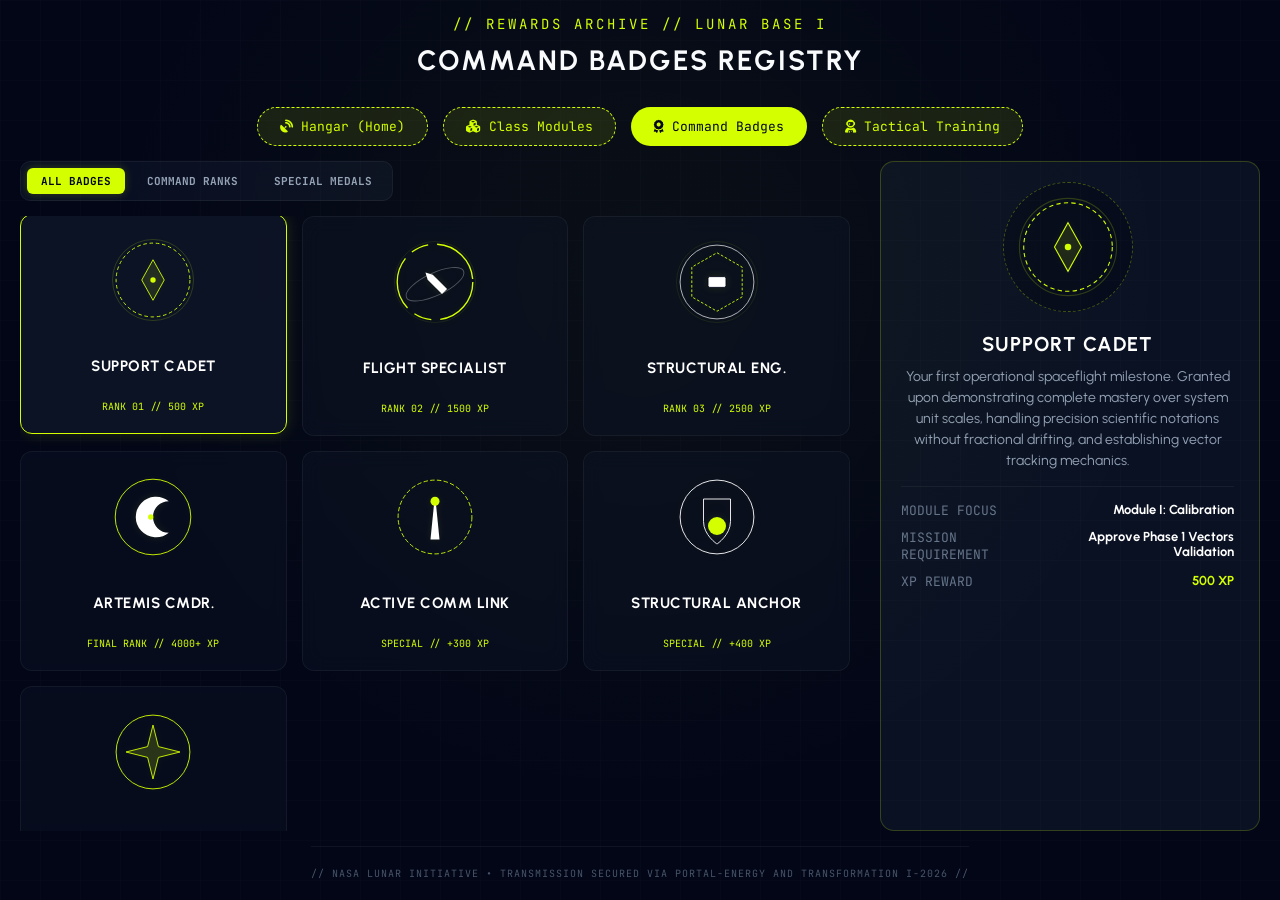
<file: badges.html>
<!DOCTYPE html>
<html lang="en">
<head>
    <meta charset="UTF-8">
    <meta name="viewport" content="width=device-width, initial-scale=1.0">
    <title>Energy and Transformation I - Command Badges</title>
    <link rel="preconnect" href="https://fonts.googleapis.com">
    <link rel="preconnect" href="https://fonts.gstatic.com" crossorigin>
    <link href="https://fonts.googleapis.com/css2?family=Urbanist:wght@400;500;700&family=JetBrains+Mono:wght@400;700&display=swap" rel="stylesheet">
    <link rel="stylesheet" href="https://cdnjs.cloudflare.com/ajax/libs/font-awesome/6.5.1/css/all.min.css">
    <link rel="stylesheet" href="style.css">
    <style>
        /* VIEWPORT CONFIGURATION TO PREVENT DEVIATIONS ON DESKTOP SCREENS */
        html, body {
            margin: 0;
            padding: 0;
            height: 100vh;
            overflow: hidden; /* Prevents global scroll on the page */
            background-color: #020617;
            color: #f8fafc;
            font-family: 'Urbanist', sans-serif;
            display: flex;
            flex-direction: column;
        }

        /* Mission Header Styles */
        .header {
            text-align: center;
            padding-top: 15px;
            margin-bottom: 10px;
            flex-shrink: 0; /* Prevents the header from collapsing */
        }
        .header h1 {
            margin: 0;
            font-size: 28px;
            text-transform: uppercase;
            letter-spacing: 2px;
        }

        /* Consistent Navigation Bar */
        .navbar {
            display: flex;
            gap: 15px;
            justify-content: center;
            margin-bottom: 15px;
            z-index: 10;
            flex-shrink: 0;
        }

        /* MAIN CONTAINER FITTED TO THE HEIGHT OF THE VIEWPORT */
        .showcase-container {
            display: grid;
            grid-template-columns: 1fr 380px; /* Locked columns: Left grid remains flexible, Right panel stays fixed at 380px */
            gap: 20px;
            width: 100%;
            max-width: 1400px;
            margin: 0 auto;
            flex: 1;
            min-height: 0; /* Allows child containers to scroll internally */
            padding: 0 20px 15px 20px;
            box-sizing: border-box;
        }

        /* LEFT GRID SECTION */
        .grid-section {
            display: flex;
            flex-direction: column;
            min-height: 0; /* Required for internal scrolling */
        }

        /* Filter Bar */
        .filter-bar {
            display: flex;
            gap: 8px;
            margin-bottom: 15px;
            background: rgba(15, 23, 42, 0.6);
            padding: 6px;
            border-radius: 10px;
            border: 1px solid rgba(255, 255, 255, 0.05);
            width: fit-content;
            flex-shrink: 0;
        }

        .filter-btn {
            background: transparent;
            border: none;
            color: #94a3b8;
            padding: 6px 14px;
            font-family: 'JetBrains Mono', monospace;
            font-size: 11px;
            font-weight: bold;
            text-transform: uppercase;
            cursor: pointer;
            border-radius: 6px;
            transition: all 0.2s ease;
        }

        .filter-btn:hover { color: #f8fafc; }
        .filter-btn.active {
            background: #d4ff00;
            color: #020617;
            box-shadow: 0 0 10px rgba(212, 255, 0, 0.2);
        }

        /* GRID WITH AUTOMATIC SCROLL */
        .badge-grid {
            display: grid;
            grid-template-columns: repeat(3, 1fr); /* Enlisted in exactly three columns for a neat structural display */
            gap: 15px;
            overflow-y: auto; /* Exclusive scroll for cards */
            padding-right: 10px;
            flex: 1;
            align-content: start;
        }

        /* Custom futuristic scrollbar */
        .badge-grid::-webkit-scrollbar, .panel-scroll::-webkit-scrollbar {
            width: 6px;
        }
        .badge-grid::-webkit-scrollbar-thumb, .panel-scroll::-webkit-scrollbar-thumb {
            background: rgba(212, 255, 0, 0.3);
            border-radius: 4px;
        }
        .badge-grid::-webkit-scrollbar-track, .panel-scroll::-webkit-scrollbar-track {
            background: rgba(255, 255, 255, 0.01);
        }

        /* Badge Card */
        .badge-card {
            background: rgba(15, 23, 42, 0.4);
            border: 1px solid rgba(255, 255, 255, 0.05);
            border-radius: 12px;
            padding: 20px 10px;
            text-align: center;
            cursor: pointer;
            transition: all 0.2s ease;
            box-sizing: border-box;
            display: flex;
            flex-direction: column;
            justify-content: space-between;
            height: 220px; /* Fixed height to preserve structure */
        }

        .badge-card:hover, .badge-card.selected {
            background: rgba(15, 23, 42, 0.8);
            border-color: #d4ff00;
            transform: translateY(-2px);
        }

        .badge-card.selected {
            box-shadow: 0 0 15px rgba(212, 255, 0, 0.15);
        }

        .badge-icon-wrapper {
            width: 90px;
            height: 90px;
            margin: 0 auto 10px auto;
            flex-shrink: 0;
        }

        .badge-svg {
            width: 100%;
            height: 100%;
            filter: drop-shadow(0 0 4px rgba(212, 255, 0, 0.1));
        }

        .badge-card h3 {
            font-size: 15px;
            font-weight: 700;
            margin: 0 0 4px 0;
            color: #ffffff;
            text-transform: uppercase;
            letter-spacing: 0.5px;
        }

        .badge-card .badge-type {
            font-family: 'JetBrains Mono', monospace;
            font-size: 10px;
            color: #d4ff00;
            text-transform: uppercase;
        }

        /* RIGHT PANEL DETAILS */
        .details-panel {
            background: rgba(15, 23, 42, 0.7);
            border: 1px solid rgba(212, 255, 0, 0.2);
            border-radius: 14px;
            padding: 20px;
            display: flex;
            flex-direction: column;
            align-items: center;
            min-height: 0; /* Allows scroll if layout space is tight */
            box-sizing: border-box;
        }

        .panel-scroll {
            width: 100%;
            overflow-y: auto;
            display: flex;
            flex-direction: column;
            align-items: center;
            padding-right: 5px;
            flex: 1;
        }

        .details-panel .badge-large-wrapper {
            width: 130px;
            height: 130px;
            background: rgba(2, 6, 23, 0.5);
            border-radius: 50%;
            padding: 10px;
            border: 1px dashed rgba(212, 255, 0, 0.3);
            display: flex;
            align-items: center;
            justify-content: center;
            margin-bottom: 15px;
            flex-shrink: 0;
        }

        .details-panel h2 {
            font-size: 20px;
            text-transform: uppercase;
            margin: 5px 0 10px 0;
            letter-spacing: 1px;
            color: #ffffff;
            text-align: center;
        }

        .details-panel .desc {
            font-size: 14px;
            color: #94a3b8;
            line-height: 1.5;
            margin: 0 0 15px 0;
            border-bottom: 1px solid rgba(255, 255, 255, 0.05);
            padding-bottom: 15px;
            text-align: center;
            width: 100%;
        }

        .metric-row {
            display: flex;
            justify-content: space-between;
            width: 100%;
            margin-bottom: 10px;
            font-size: 13px;
        }

        .metric-row span:first-child {
            color: #64748b;
            text-transform: uppercase;
            font-family: 'JetBrains Mono', monospace;
        }

        .metric-row span:last-child {
            color: #ffffff;
            font-weight: bold;
            text-align: right;
            padding-left: 10px;
        }

        /* COMPACT FOOT PAGER */
        .footer {
            border-top: 1px solid rgba(255, 255, 255, 0.05);
            text-align: center;
            padding: 10px 0;
            font-family: 'JetBrains Mono', monospace;
            font-size: 10px;
            color: #475569;
            letter-spacing: 1px;
            background: #020617;
            flex-shrink: 0;
        }

        /* Responsive Layout adjustments for smaller screen heights and mobile */
        @media (max-width: 968px) {
            html, body { overflow: auto; height: auto; }
            .showcase-container { grid-template-columns: 1fr; height: auto; }
            .badge-grid { grid-template-columns: repeat(2, 1fr); overflow-y: visible; }
        }
        @media (max-width: 580px) {
            .badge-grid { grid-template-columns: 1fr; }
        }
    </style>
</head>
<body>

    <!-- HEADINGS -->
    <div class="header">
        <p class="mono">// REWARDS ARCHIVE // LUNAR BASE I</p>
        <h1>Command Badges Registry</h1>
    </div>

    <!-- NAVIGATION BAR -->
    <nav class="navbar">
        <a href="index.html" class="nav-link-btn">
            <i class="fa-solid fa-satellite-dish"></i> Hangar (Home)
        </a>
        <a href="modules.html" class="nav-link-btn">
            <i class="fa-solid fa-cubes"></i> Class Modules
        </a>
        <a href="badges.html" class="nav-link-btn" style="background: #d4ff00; color: #020617;">
            <i class="fa-solid fa-award"></i> Command Badges
        </a>
        <a href="excercises.html" class="nav-link-btn">
            <i class="fa-solid fa-user-astronaut"></i> Tactical Training
        </a>
    </nav>

    <!-- MAIN GRID LAYOUT -->
    <div class="showcase-container">
        
        <!-- LEFT SECTION: FILTERS AND CARD SELECTION -->
        <div class="grid-section">
            <div class="filter-bar">
                <button class="filter-btn active" onclick="filterBadges('all', this)">All Badges</button>
                <button class="filter-btn" onclick="filterBadges('core', this)">Command Ranks</button>
                <button class="filter-btn" onclick="filterBadges('special', this)">Special Medals</button>
            </div>

            <div class="badge-grid" id="badge-grid">
                <!-- BADGE 1: CADET -->
                <div class="badge-card selected" data-type="core" id="card-cadet" onclick="selectBadge('cadet')">
                    <div class="badge-icon-wrapper">
                        <svg class="badge-svg" viewBox="0 0 200 200" fill="none">
                            <circle cx="100" cy="100" r="90" stroke="rgba(212, 255, 0, 0.2)" stroke-width="2" />
                            <circle cx="100" cy="100" r="82" stroke="#d4ff00" stroke-width="2" stroke-dasharray="8 6" />
                            <path d="M 100 55 L 125 100 L 100 145 L 75 100 Z" fill="rgba(212, 255, 0, 0.1)" stroke="#d4ff00" stroke-width="2" />
                            <circle cx="100" cy="100" r="6" fill="#d4ff00" />
                        </svg>
                    </div>
                    <h3>Support Cadet</h3>
                    <span class="badge-type">Rank 01 // 500 XP</span>
                </div>

                <!-- BADGE 2: SPECIALIST -->
                <div class="badge-card" data-type="core" id="card-specialist" onclick="selectBadge('specialist')">
                    <div class="badge-icon-wrapper">
                        <svg class="badge-svg" viewBox="0 0 200 200" fill="none">
                            <circle cx="100" cy="100" r="90" stroke="rgba(212, 255, 0, 0.2)" stroke-width="1" />
                            <circle cx="100" cy="100" r="84" stroke="#d4ff00" stroke-width="3" stroke-dasharray="120 20 40 20" />
                            <ellipse cx="100" cy="105" rx="70" ry="25" stroke="rgba(255, 255, 255, 0.3)" stroke-width="2" transform="rotate(-25 100 105)" />
                            <g transform="translate(100,100) rotate(-45) translate(-100,-100)">
                                <path d="M 92 130 L 92 85 L 100 70 L 108 85 L 108 130 Z" fill="#ffffff" />
                            </g>
                        </svg>
                    </div>
                    <h3>Flight Specialist</h3>
                    <span class="badge-type">Rank 02 // 1500 XP</span>
                </div>

                <!-- BADGE 3: ENGINEER -->
                <div class="badge-card" data-type="core" id="card-engineer" onclick="selectBadge('engineer')">
                    <div class="badge-icon-wrapper">
                        <svg class="badge-svg" viewBox="0 0 200 200" fill="none">
                            <circle cx="100" cy="100" r="90" stroke="rgba(212, 255, 0, 0.2)" stroke-width="1" />
                            <circle cx="100" cy="100" r="82" stroke="#ffffff" stroke-width="1.5" />
                            <path d="M 100 35 L 156 67 L 156 133 L 100 165 L 44 133 L 44 67 Z" stroke="#d4ff00" stroke-width="2" stroke-dasharray="6 4" />
                            <rect x="80" y="88" width="40" height="24" rx="4" fill="#ffffff" stroke="#020617" stroke-width="2" />
                        </svg>
                    </div>
                    <h3>Structural Eng.</h3>
                    <span class="badge-type">Rank 03 // 2500 XP</span>
                </div>

                <!-- BADGE 4: COMMANDER -->
                <div class="badge-card" data-type="core" id="card-commander" onclick="selectBadge('commander')">
                    <div class="badge-icon-wrapper">
                        <svg class="badge-svg" viewBox="0 0 200 200" fill="none">
                            <circle cx="100" cy="100" r="84" stroke="#d4ff00" stroke-width="2" />
                            <path d="M 135 65 A 45 45 0 1 0 135 135 A 35 35 0 1 1 135 65 Z" fill="#ffffff" />
                            <circle cx="95" cy="100" r="6" fill="#d4ff00" />
                        </svg>
                    </div>
                    <h3>Artemis Cmdr.</h3>
                    <span class="badge-type">Final Rank // 4000+ XP</span>
                </div>

                <!-- BADGE 5: COMM LINK -->
                <div class="badge-card" data-type="special" id="card-comm" onclick="selectBadge('comm')">
                    <div class="badge-icon-wrapper">
                        <svg class="badge-svg" viewBox="0 0 200 200" fill="none">
                            <circle cx="100" cy="100" r="82" stroke="#d4ff00" stroke-width="2" stroke-dasharray="10 5" />
                            <polygon points="90,150 110,150 102,70 98,70" fill="#ffffff" />
                            <circle cx="100" cy="65" r="10" fill="#d4ff00" />
                        </svg>
                    </div>
                    <h3>Active Comm Link</h3>
                    <span class="badge-type">Special // +300 XP</span>
                </div>

                <!-- BADGE 6: ANCHOR -->
                <div class="badge-card" data-type="special" id="card-anchor" onclick="selectBadge('anchor')">
                    <div class="badge-icon-wrapper">
                        <svg class="badge-svg" viewBox="0 0 200 200" fill="none">
                            <circle cx="100" cy="100" r="82" stroke="#ffffff" stroke-width="2" />
                            <path d="M 70 60 L 130 60 L 130 110 C 130 140 100 160 100 160 C 100 160 70 140 70 110 Z" stroke="#ffffff" stroke-width="2" />
                            <ellipse cx="100" cy="120" rx="20" ry="20" fill="#d4ff00" />
                        </svg>
                    </div>
                    <h3>Structural Anchor</h3>
                    <span class="badge-type">Special // +400 XP</span>
                </div>

                <!-- BADGE 7: NAVIGATOR -->
                <div class="badge-card" data-type="special" id="card-navigator" onclick="selectBadge('navigator')">
                    <div class="badge-icon-wrapper">
                        <svg class="badge-svg" viewBox="0 0 200 200" fill="none">
                            <circle cx="100" cy="100" r="82" stroke="#d4ff00" stroke-width="2" />
                            <path d="M 100 40 L 112 88 L 160 100 L 112 112 L 100 160 L 88 112 L 40 100 L 88 88 Z" fill="rgba(212, 255, 0, 0.15)" stroke="#d4ff00" stroke-width="2" />
                        </svg>
                    </div>
                    <h3>Apex Navigator</h3>
                    <span class="badge-type">Special // +500 XP</span>
                </div>
            </div>
        </div>

        <!-- RIGHT SECTION: DETAIL INSPECTOR PANEL -->
        <div class="details-panel">
            <div class="panel-scroll">
                <div class="badge-large-wrapper" id="detail-svg-container">
                    <!-- Dynamic SVG content renders here -->
                </div>
                <h2 id="detail-title">Support Cadet</h2>
                <p class="desc" id="detail-desc">Loading parameters...</p>
                
                <div class="metric-row">
                    <span>Module Focus</span>
                    <span id="detail-mod">-</span>
                </div>
                <div class="metric-row">
                    <span>Mission Requirement</span>
                    <span id="detail-req">-</span>
                </div>
                <div class="metric-row">
                    <span>XP Reward</span>
                    <span id="detail-xp" style="color: #d4ff00;">-</span>
                </div>
            </div>
        </div>

    </div>

    <!-- FOOTER -->
    <footer class="footer">
        <p>// NASA LUNAR INITIATIVE • TRANSMISSION SECURED VIA PORTAL-ENERGY AND TRANSFORMATION I-2026 //</p>
    </footer>

    <script>
        /* Badge Database containing detailed narrative descriptions */
        const badgesData = {
            cadet: {
                title: "Support Cadet",
                desc: "Your first operational spaceflight milestone. Granted upon demonstrating complete mastery over system unit scales, handling precision scientific notations without fractional drifting, and establishing vector tracking mechanics.",
                mod: "Module I: Calibration",
                req: "Approve Phase 1 Vectors Validation",
                xp: "500 XP",
                svg: `<svg viewBox="0 0 200 200" fill="none" class="badge-svg">
                        <circle cx="100" cy="100" r="90" stroke="rgba(212, 255, 0, 0.2)" stroke-width="2" />
                        <circle cx="100" cy="100" r="82" stroke="#d4ff00" stroke-width="2" stroke-dasharray="8 6" />
                        <path d="M 100 55 L 125 100 L 100 145 L 75 100 Z" fill="rgba(212, 255, 0, 0.1)" stroke="#d4ff00" stroke-width="2" />
                        <circle cx="100" cy="100" r="6" fill="#d4ff00" />
                      </svg>`
            },
            specialist: {
                title: "Flight Specialist",
                desc: "Unlocked by demonstrating complete mastery of Uniformly Accelerated Rectilinear Motion (UARM) and mapping pristine horizontal rocket drops in the lunar vacuum.",
                mod: "Module II: Trajectory",
                req: "Map Pristine Landing Sequences",
                xp: "1,500 XP",
                svg: `<svg viewBox="0 0 200 200" fill="none" class="badge-svg">
                        <circle cx="100" cy="100" r="90" stroke="rgba(212, 255, 0, 0.2)" stroke-width="1" />
                        <circle cx="100" cy="100" r="84" stroke="#d4ff00" stroke-width="3" stroke-dasharray="120 20 40 20" />
                        <ellipse cx="100" cy="105" rx="70" ry="25" stroke="rgba(255, 255, 255, 0.3)" stroke-width="2" transform="rotate(-25 100 105)" />
                        <g transform="translate(100,100) rotate(-45) translate(-100,-100)">
                            <path d="M 92 130 L 92 85 L 100 70 L 108 85 L 108 130 Z" fill="#ffffff" />
                        </g>
                      </svg>`
            },
            engineer: {
                title: "Structural Engineer",
                desc: "Earned for solving structural static equilibrium. Cadets must construct absolute net-zero concurrent force models (Free Body Diagrams) to secure modular airlocks against sudden environmental decompression.",
                mod: "Module III: Deploy",
                req: "Master Net-Zero Force Balances",
                xp: "2,500 XP",
                svg: `<svg viewBox="0 0 200 200" fill="none" class="badge-svg">
                        <circle cx="100" cy="100" r="90" stroke="rgba(212, 255, 0, 0.2)" stroke-width="1" />
                        <circle cx="100" cy="100" r="82" stroke="#ffffff" stroke-width="1.5" />
                        <path d="M 100 35 L 156 67 L 156 133 L 100 165 L 44 133 L 44 67 Z" stroke="#d4ff00" stroke-width="2" stroke-dasharray="6 4" />
                        <rect x="80" y="88" width="40" height="24" rx="4" fill="#ffffff" stroke="#020617" stroke-width="2" />
                      </svg>`
            },
            commander: {
                title: "Artemis Commander",
                desc: "The premier elite technical honor. Reserved only for advanced officers executing comprehensive kinetic energy distribution, mechanical optimization, and lunar solar power preservation loop computations.",
                mod: "Module IV: Energy Resources",
                req: "Authorize Energy Integration Projects",
                xp: "4,000+ XP",
                svg: `<svg viewBox="0 0 200 200" fill="none" class="badge-svg">
                        <circle cx="100" cy="100" r="84" stroke="#d4ff00" stroke-width="2" />
                        <path d="M 135 65 A 45 45 0 1 0 135 135 A 35 35 0 1 1 135 65 Z" fill="#ffffff" />
                        <circle cx="95" cy="100" r="6" fill="#d4ff00" />
                      </svg>`
            },
            comm: {
                title: "Active Comm Link",
                desc: "Awarded for tactical collaboration and teamwork. Achieved by actively explaining difficult physics concepts on crew forums and guiding crewmates through calculation blocks.",
                mod: "Transversal Track",
                req: "Consistent Forum & Class Synergy",
                xp: "+300 XP",
                svg: `<svg viewBox="0 0 200 200" fill="none" class="badge-svg">
                        <circle cx="100" cy="100" r="82" stroke="#d4ff00" stroke-width="2" stroke-dasharray="10 5" />
                        <polygon points="90,150 110,150 102,70 98,70" fill="#ffffff" />
                        <circle cx="100" cy="65" r="10" fill="#d4ff00" />
                      </svg>`
            },
            anchor: {
                title: "Structural Anchor",
                desc: "Acquired through logging and schedule discipline. Granted to cadets who maintain flawless punctuality in submitting mission logs, lab deliverables, and course projects.",
                mod: "Transversal Track",
                req: "100% On-Time Log Submissions",
                xp: "+400 XP",
                svg: `<svg viewBox="0 0 200 200" fill="none" class="badge-svg">
                        <circle cx="100" cy="100" r="82" stroke="#ffffff" stroke-width="2" />
                        <path d="M 70 60 L 130 60 L 130 110 C 130 140 100 160 100 160 C 100 160 70 140 70 110 Z" stroke="#ffffff" stroke-width="2" />
                        <ellipse cx="100" cy="120" rx="20" ry="20" fill="#d4ff00" />
                      </svg>`
            },
            navigator: {
                title: "Apex Navigator",
                desc: "Reserved for theoretical and practical excellence. Awarded for achieving perfect scores on individual tactical assessment missions under high pressure simulated runs.",
                mod: "Transversal Track",
                req: "Achieve Perfect Assessment Scores",
                xp: "+500 XP",
                svg: `<svg viewBox="0 0 200 200" fill="none" class="badge-svg">
                        <circle cx="100" cy="100" r="82" stroke="#d4ff00" stroke-width="2" />
                        <path d="M 100 40 L 112 88 L 160 100 L 112 112 L 100 160 L 88 112 L 40 100 L 88 88 Z" fill="rgba(212, 255, 0, 0.15)" stroke="#d4ff00" stroke-width="2" />
                      </svg>`
            }
        };

        // Handles rendering the right-side informational metrics layout
        function selectBadge(key) {
            // Remove highlighted borders on non-selected elements
            document.querySelectorAll('.badge-card').forEach(card => card.classList.remove('selected'));
            
            // Apply selected visual classes to target node elements
            const targetedCard = document.getElementById(`card-${key}`);
            if (targetedCard) targetedCard.classList.add('selected');

            // Render details from mapped database object
            const data = badgesData[key];
            if (data) {
                document.getElementById('detail-svg-container').innerHTML = data.svg;
                document.getElementById('detail-title').innerText = data.title;
                document.getElementById('detail-desc').innerText = data.desc;
                document.getElementById('detail-mod').innerText = data.mod;
                document.getElementById('detail-req').innerText = data.req;
                document.getElementById('detail-xp').innerText = data.xp;
            }
        }

        // Handles navigation/filtering rules beautifully
        function filterBadges(type, button) {
            // Highlight current target button node elements
            document.querySelectorAll('.filter-btn').forEach(btn => btn.classList.remove('active'));
            button.classList.add('active');

            let visibleBadges = [];

            // Execute filters mapping
            document.querySelectorAll('.badge-card').forEach(card => {
                const cardType = card.getAttribute('data-type');
                if (type === 'all' || cardType === type) {
                    // Restores CSS grid layout spacing without using generic 'block' collapses
                    card.style.display = ''; 
                    visibleBadges.push(card.id.replace('card-', ''));
                } else {
                    card.style.display = 'none';
                }
            });

            // Automatically focus the first visible card in the filtered selection
            if (visibleBadges.length > 0) {
                selectBadge(visibleBadges[0]);
            }
        }

        // Initialize script parameters on window load
        window.onload = function() {
            selectBadge('cadet');
        }
    </script>
</body>
</html>
</file>
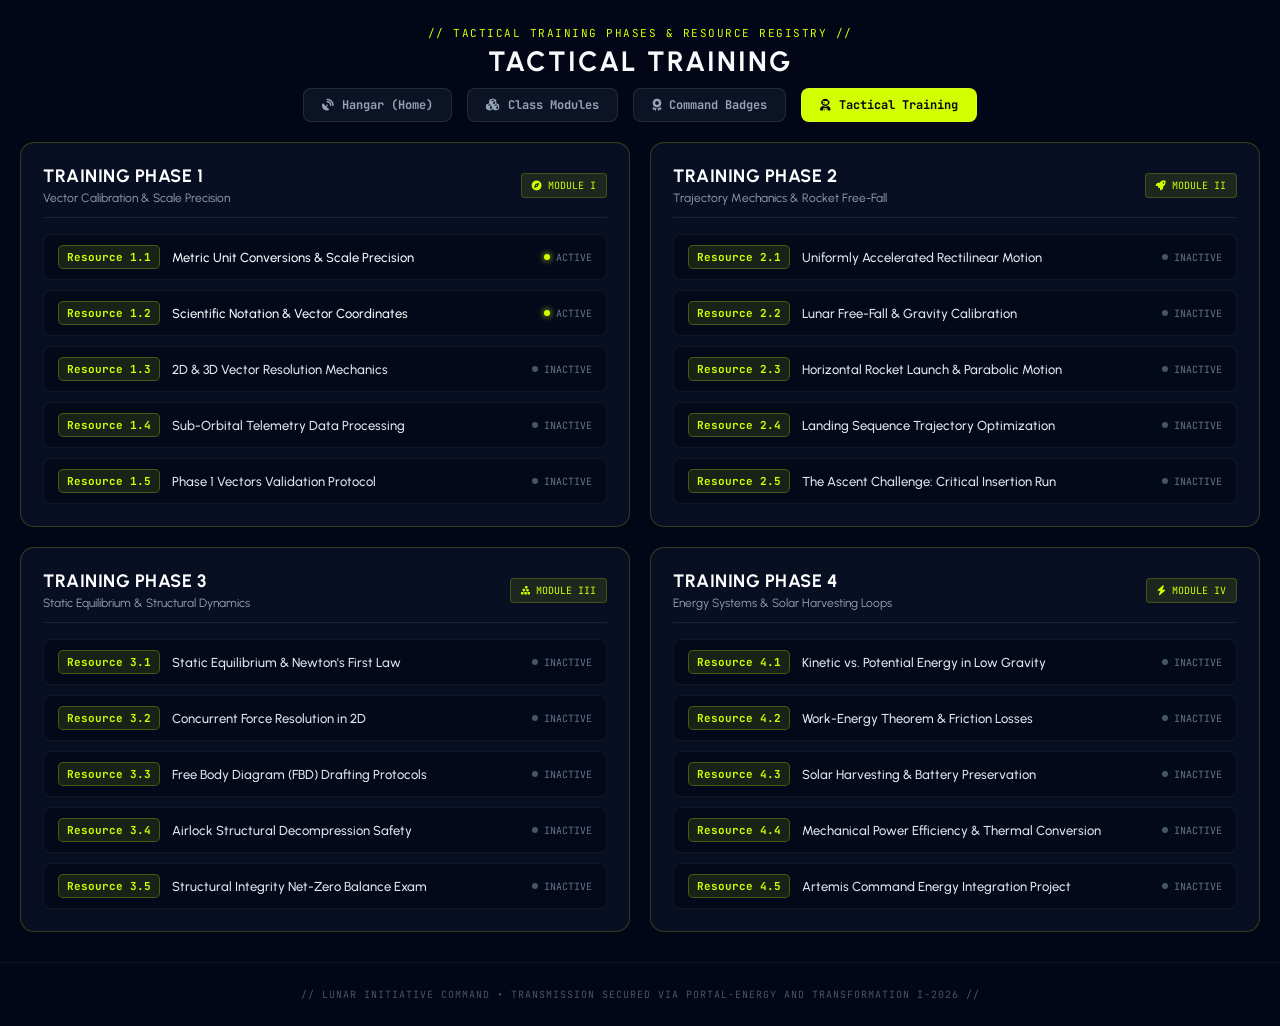
<file: excercises.html>
<!DOCTYPE html>
<html lang="en">
<head>
    <meta charset="UTF-8">
    <meta name="viewport" content="width=device-width, initial-scale=1.0">
    <title>Energy and Transformation I - Tactical Training</title>
    <link rel="preconnect" href="https://fonts.googleapis.com">
    <link rel="preconnect" href="https://fonts.gstatic.com" crossorigin>
    <link href="https://fonts.googleapis.com/css2?family=Urbanist:wght@400;500;700&family=JetBrains+Mono:wght@400;700&display=swap" rel="stylesheet">
    <link rel="stylesheet" href="https://cdnjs.cloudflare.com/ajax/libs/font-awesome/6.5.1/css/all.min.css">
    
    <style>
        html, body {
            margin: 0;
            padding: 0;
            min-height: 100vh;
            background-color: #020617;
            color: #f8fafc;
            font-family: 'Urbanist', sans-serif;
            display: flex;
            flex-direction: column;
        }

        .header {
            text-align: center;
            padding-top: 15px;
            margin-bottom: 10px;
            flex-shrink: 0;
        }

        .header h1 {
            margin: 0;
            font-size: 28px;
            text-transform: uppercase;
            letter-spacing: 2px;
        }

        .mono {
            font-family: 'JetBrains Mono', monospace;
            font-size: 11px;
            color: #d4ff00;
            letter-spacing: 1.5px;
            margin-bottom: 4px;
        }

        .navbar {
            display: flex;
            gap: 15px;
            justify-content: center;
            margin-bottom: 20px;
            z-index: 10;
            flex-shrink: 0;
            flex-wrap: wrap;
        }

        .nav-link-btn {
            background: rgba(15, 23, 42, 0.8);
            border: 1px solid rgba(255, 255, 255, 0.1);
            color: #94a3b8;
            padding: 8px 18px;
            border-radius: 8px;
            text-decoration: none;
            font-family: 'JetBrains Mono', monospace;
            font-size: 12px;
            font-weight: 700;
            display: flex;
            align-items: center;
            gap: 8px;
            transition: all 0.2s ease;
        }

        .nav-link-btn:hover {
            color: #f8fafc;
            border-color: #d4ff00;
            transform: translateY(-2px);
        }

        .main-container {
            max-width: 1300px;
            width: 100%;
            margin: 0 auto;
            padding: 0 20px 30px 20px;
            box-sizing: border-box;
            flex: 1;
        }

        /* GRID FOR TACTICAL PHASE CARDS */
        .grid-layout {
            display: grid;
            grid-template-columns: repeat(2, 1fr);
            gap: 20px;
        }

        .phase-card {
            background: rgba(15, 23, 42, 0.6);
            border: 1px solid rgba(212, 255, 0, 0.2);
            border-radius: 14px;
            padding: 22px;
            box-sizing: border-box;
            display: flex;
            flex-direction: column;
            gap: 16px;
            transition: border-color 0.2s ease, transform 0.2s ease;
        }

        .phase-card:hover {
            border-color: rgba(212, 255, 0, 0.4);
            transform: translateY(-2px);
        }

        .phase-card-header {
            display: flex;
            justify-content: space-between;
            align-items: center;
            border-bottom: 1px solid rgba(255, 255, 255, 0.08);
            padding-bottom: 12px;
        }

        .phase-title-group h3 {
            margin: 0;
            font-size: 18px;
            text-transform: uppercase;
            color: #ffffff;
            letter-spacing: 0.5px;
        }

        .phase-title-group p {
            margin: 4px 0 0 0;
            font-size: 12px;
            color: #94a3b8;
        }

        .module-badge-tag {
            font-family: 'JetBrains Mono', monospace;
            font-size: 10px;
            color: #d4ff00;
            background: rgba(212, 255, 0, 0.1);
            padding: 5px 10px;
            border-radius: 4px;
            border: 1px solid rgba(212, 255, 0, 0.2);
            white-space: nowrap;
        }

        /* RESOURCE LIST ENLISTMENT STYLES */
        .resource-enlistment {
            display: flex;
            flex-direction: column;
            gap: 10px;
        }

        .resource-row {
            background: rgba(2, 6, 23, 0.6);
            border: 1px solid rgba(255, 255, 255, 0.05);
            border-radius: 8px;
            padding: 10px 14px;
            display: flex;
            align-items: center;
            justify-content: space-between;
            gap: 12px;
            transition: all 0.2s ease;
        }

        .resource-row:hover {
            border-color: rgba(212, 255, 0, 0.3);
            background: rgba(15, 23, 42, 0.8);
            transform: translateX(4px);
        }

        .resource-left {
            display: flex;
            align-items: center;
            gap: 12px;
            flex: 1;
            min-width: 0;
        }

        .res-code-badge {
            font-family: 'JetBrains Mono', monospace;
            font-size: 11px;
            font-weight: 700;
            color: #d4ff00;
            background: rgba(212, 255, 0, 0.1);
            border: 1px solid rgba(212, 255, 0, 0.25);
            padding: 4px 8px;
            border-radius: 5px;
            white-space: nowrap;
        }

        .res-name {
            font-size: 13px;
            color: #e2e8f0;
            font-weight: 500;
            white-space: nowrap;
            overflow: hidden;
            text-overflow: ellipsis;
        }

        .res-status-tag {
            font-family: 'JetBrains Mono', monospace;
            font-size: 10px;
            color: #64748b;
            text-transform: uppercase;
            display: flex;
            align-items: center;
            gap: 6px;
        }

        .status-dot {
            width: 6px;
            height: 6px;
            border-radius: 50%;
            background-color: #d4ff00;
            box-shadow: 0 0 6px #d4ff00;
        }

        .status-dot.inactive {
            background-color: #475569;
            box-shadow: none;
        }

        .footer {
            border-top: 1px solid rgba(255, 255, 255, 0.05);
            text-align: center;
            padding: 15px 0;
            font-family: 'JetBrains Mono', monospace;
            font-size: 10px;
            color: #475569;
            letter-spacing: 1px;
            background: #020617;
            flex-shrink: 0;
        }

        @media (max-width: 850px) {
            .grid-layout { grid-template-columns: 1fr; }
        }
    </style>
</head>
<body>

    <div class="header">
        <p class="mono">// TACTICAL TRAINING PHASES & RESOURCE REGISTRY //</p>
        <h1>Tactical Training</h1>
    </div>

    <nav class="navbar">
        <a href="index.html" class="nav-link-btn">
            <i class="fa-solid fa-satellite-dish"></i> Hangar (Home)
        </a>
        <a href="modules.html" class="nav-link-btn">
            <i class="fa-solid fa-cubes"></i> Class Modules
        </a>
        <a href="badges.html" class="nav-link-btn">
            <i class="fa-solid fa-award"></i> Command Badges
        </a>
        <a href="excercises.html" class="nav-link-btn" style="background: #d4ff00; color: #020617;">
            <i class="fa-solid fa-user-astronaut"></i> Tactical Training
        </a>
    </nav>

    <div class="main-container">
        <div class="grid-layout">

            <!-- TRAINING PHASE 1: MODULE I -->
            <div class="phase-card">
                <div class="phase-card-header">
                    <div class="phase-title-group">
                        <h3>Training Phase 1</h3>
                        <p>Vector Calibration & Scale Precision</p>
                    </div>
                    <span class="module-badge-tag"><i class="fa-solid fa-compass"></i> MODULE I</span>
                </div>

                <div class="resource-enlistment">
                    <div class="resource-row">
                        <div class="resource-left">
                            <span class="res-code-badge">Resource 1.1</span>
                            <a href="https://simuladorcalificaciones5to.my.canva.site/unit-systems-flashcards-si-fps" target="_blank" rel="noopener" class="res-name" style="color: inherit; text-decoration: none;">Metric Unit Conversions & Scale Precision</a>
                        </div>
                        <div class="res-status-tag"><span class="status-dot"></span> Active</div>
                    </div>

                    <div class="resource-row">
                        <div class="resource-left">
                            <span class="res-code-badge">Resource 1.2</span>
                            <a href="https://tecmx-my.sharepoint.com/:i:/g/personal/zuri_ruiz_tec_mx/IQCSJOR-U93vQoKpZCLTf1VkATXvwPfBuU2s7LXJCFmJh5Y?e=ShGgfP" target="_blank" rel="noopener" class="res-name" style="color: inherit; text-decoration: none;">Scientific Notation &amp; Vector Coordinates</a>
                        </div>
                        <div class="res-status-tag"><span class="status-dot"></span> Active</div>
                    </div>

                    <div class="resource-row">
                        <div class="resource-left">
                            <span class="res-code-badge">Resource 1.3</span>
                            <span class="res-name">2D & 3D Vector Resolution Mechanics</span>
                        </div>
                        <div class="res-status-tag"><span class="status-dot inactive"></span> Inactive</div>
                    </div>

                    <div class="resource-row">
                        <div class="resource-left">
                            <span class="res-code-badge">Resource 1.4</span>
                            <span class="res-name">Sub-Orbital Telemetry Data Processing</span>
                        </div>
                        <div class="res-status-tag"><span class="status-dot inactive"></span> Inactive</div>
                    </div>

                    <div class="resource-row">
                        <div class="resource-left">
                            <span class="res-code-badge">Resource 1.5</span>
                            <span class="res-name">Phase 1 Vectors Validation Protocol</span>
                        </div>
                        <div class="res-status-tag"><span class="status-dot inactive"></span> Inactive</div>
                    </div>
                </div>
            </div>

            <!-- TRAINING PHASE 2: MODULE II -->
            <div class="phase-card">
                <div class="phase-card-header">
                    <div class="phase-title-group">
                        <h3>Training Phase 2</h3>
                        <p>Trajectory Mechanics & Rocket Free-Fall</p>
                    </div>
                    <span class="module-badge-tag"><i class="fa-solid fa-rocket"></i> MODULE II</span>
                </div>

                <div class="resource-enlistment">
                    <div class="resource-row">
                        <div class="resource-left">
                            <span class="res-code-badge">Resource 2.1</span>
                            <span class="res-name">Uniformly Accelerated Rectilinear Motion</span>
                        </div>
                        <div class="res-status-tag"><span class="status-dot inactive"></span> Inactive</div>
                    </div>

                    <div class="resource-row">
                        <div class="resource-left">
                            <span class="res-code-badge">Resource 2.2</span>
                            <span class="res-name">Lunar Free-Fall & Gravity Calibration</span>
                        </div>
                        <div class="res-status-tag"><span class="status-dot inactive"></span> Inactive</div>
                    </div>

                    <div class="resource-row">
                        <div class="resource-left">
                            <span class="res-code-badge">Resource 2.3</span>
                            <span class="res-name">Horizontal Rocket Launch & Parabolic Motion</span>
                        </div>
                        <div class="res-status-tag"><span class="status-dot inactive"></span> Inactive</div>
                    </div>

                    <div class="resource-row">
                        <div class="resource-left">
                            <span class="res-code-badge">Resource 2.4</span>
                            <span class="res-name">Landing Sequence Trajectory Optimization</span>
                        </div>
                        <div class="res-status-tag"><span class="status-dot inactive"></span> Inactive</div>
                    </div>

                    <div class="resource-row">
                        <div class="resource-left">
                            <span class="res-code-badge">Resource 2.5</span>
                            <span class="res-name">The Ascent Challenge: Critical Insertion Run</span>
                        </div>
                        <div class="res-status-tag"><span class="status-dot inactive"></span> Inactive</div>
                    </div>
                </div>
            </div>

            <!-- TRAINING PHASE 3: MODULE III -->
            <div class="phase-card">
                <div class="phase-card-header">
                    <div class="phase-title-group">
                        <h3>Training Phase 3</h3>
                        <p>Static Equilibrium & Structural Dynamics</p>
                    </div>
                    <span class="module-badge-tag"><i class="fa-solid fa-cubes-stacked"></i> MODULE III</span>
                </div>

                <div class="resource-enlistment">
                    <div class="resource-row">
                        <div class="resource-left">
                            <span class="res-code-badge">Resource 3.1</span>
                            <span class="res-name">Static Equilibrium & Newton's First Law</span>
                        </div>
                        <div class="res-status-tag"><span class="status-dot inactive"></span> Inactive</div>
                    </div>

                    <div class="resource-row">
                        <div class="resource-left">
                            <span class="res-code-badge">Resource 3.2</span>
                            <span class="res-name">Concurrent Force Resolution in 2D</span>
                        </div>
                        <div class="res-status-tag"><span class="status-dot inactive"></span> Inactive</div>
                    </div>

                    <div class="resource-row">
                        <div class="resource-left">
                            <span class="res-code-badge">Resource 3.3</span>
                            <span class="res-name">Free Body Diagram (FBD) Drafting Protocols</span>
                        </div>
                        <div class="res-status-tag"><span class="status-dot inactive"></span> Inactive</div>
                    </div>

                    <div class="resource-row">
                        <div class="resource-left">
                            <span class="res-code-badge">Resource 3.4</span>
                            <span class="res-name">Airlock Structural Decompression Safety</span>
                        </div>
                        <div class="res-status-tag"><span class="status-dot inactive"></span> Inactive</div>
                    </div>

                    <div class="resource-row">
                        <div class="resource-left">
                            <span class="res-code-badge">Resource 3.5</span>
                            <span class="res-name">Structural Integrity Net-Zero Balance Exam</span>
                        </div>
                        <div class="res-status-tag"><span class="status-dot inactive"></span> Inactive</div>
                    </div>
                </div>
            </div>

            <!-- TRAINING PHASE 4: MODULE IV -->
            <div class="phase-card">
                <div class="phase-card-header">
                    <div class="phase-title-group">
                        <h3>Training Phase 4</h3>
                        <p>Energy Systems & Solar Harvesting Loops</p>
                    </div>
                    <span class="module-badge-tag"><i class="fa-solid fa-bolt"></i> MODULE IV</span>
                </div>

                <div class="resource-enlistment">
                    <div class="resource-row">
                        <div class="resource-left">
                            <span class="res-code-badge">Resource 4.1</span>
                            <span class="res-name">Kinetic vs. Potential Energy in Low Gravity</span>
                        </div>
                        <div class="res-status-tag"><span class="status-dot inactive"></span> Inactive</div>
                    </div>

                    <div class="resource-row">
                        <div class="resource-left">
                            <span class="res-code-badge">Resource 4.2</span>
                            <span class="res-name">Work-Energy Theorem & Friction Losses</span>
                        </div>
                        <div class="res-status-tag"><span class="status-dot inactive"></span> Inactive</div>
                    </div>

                    <div class="resource-row">
                        <div class="resource-left">
                            <span class="res-code-badge">Resource 4.3</span>
                            <span class="res-name">Solar Harvesting & Battery Preservation</span>
                        </div>
                        <div class="res-status-tag"><span class="status-dot inactive"></span> Inactive</div>
                    </div>

                    <div class="resource-row">
                        <div class="resource-left">
                            <span class="res-code-badge">Resource 4.4</span>
                            <span class="res-name">Mechanical Power Efficiency & Thermal Conversion</span>
                        </div>
                        <div class="res-status-tag"><span class="status-dot inactive"></span> Inactive</div>
                    </div>

                    <div class="resource-row">
                        <div class="resource-left">
                            <span class="res-code-badge">Resource 4.5</span>
                            <span class="res-name">Artemis Command Energy Integration Project</span>
                        </div>
                        <div class="res-status-tag"><span class="status-dot inactive"></span> Inactive</div>
                    </div>
                </div>
            </div>

        </div>
    </div>

    <footer class="footer">
        <p>// LUNAR INITIATIVE COMMAND • TRANSMISSION SECURED VIA PORTAL-ENERGY AND TRANSFORMATION I-2026 //</p>
    </footer>

</body>
</html>
</file>
<file: style.css>
/* ==========================================================================
   MISSION HORIZON - GLOBAL STYLES & CONFIGURATION (style.css)
   ========================================================================== */

* { 
    box-sizing: border-box; 
}

body {
    background-color: #020617;
    color: #f8fafc;
    font-family: 'Urbanist', sans-serif;
    margin: 0;
    padding: 60px 20px;
    min-height: 100vh;
    display: flex;
    flex-direction: column;
    align-items: center;
    position: relative;
}

/* Ambient Sci-Fi Background Grid */
body::before {
    content: '';
    position: absolute;
    top: 0; 
    left: 0; 
    width: 100%; 
    height: 100%;
    background: 
        radial-gradient(circle at 50% 30%, rgba(212, 255, 0, 0.04) 0%, transparent 60%),
        linear-gradient(rgba(255,255,255,0.01) 1px, transparent 1px),
        linear-gradient(90deg, rgba(255,255,255,0.01) 1px, transparent 1px);
    background-size: 100% 100%, 40px 40px, 40px 40px;
    z-index: 0;
    pointer-events: none;
}

/* ==========================================================================
   HEADER SECTION
   ========================================================================== */

.header {
    text-align: center;
    margin-bottom: 60px;
    z-index: 1;
}

.header p.mono {
    font-family: 'JetBrains Mono', monospace;
    color: #d4ff00;
    font-size: 14px;
    letter-spacing: 3px;
    margin: 0 0 10px 0;
    text-transform: uppercase;
}

.header h1 {
    font-size: 46px;
    font-weight: 700;
    text-transform: uppercase;
    margin: 0;
    letter-spacing: 2px;
}

.nav-link-btn {
    background: rgba(212, 255, 0, 0.1);
    border: 1px dashed #d4ff00;
    color: #d4ff00;
    padding: 10px 22px;
    border-radius: 20px;
    font-family: 'JetBrains Mono', monospace;
    font-size: 13px;
    text-decoration: none;
    display: inline-flex;
    align-items: center;
    gap: 8px;
    margin-top: 20px;
    transition: all 0.3s ease;
}

.nav-link-btn:hover {
    background: #d4ff00;
    color: #020617;
    box-shadow: 0 0 15px rgba(212, 255, 0, 0.3);
}

/* ==========================================================================
   SECTION TITLES & GRID LAYOUT
   ========================================================================== */

.section-title {
    width: 100%;
    max-width: 1200px;
    font-size: 22px;
    font-weight: 700;
    text-transform: uppercase;
    letter-spacing: 2px;
    color: #94a3b8;
    margin: 40px 0 25px 0;
    border-bottom: 1px solid rgba(255, 255, 255, 0.1);
    padding-bottom: 10px;
    z-index: 1;
    display: flex;
    align-items: center;
    gap: 10px;
}

.section-title span {
    color: #d4ff00;
}

.badge-grid {
    display: grid;
    grid-template-columns: repeat(auto-fit, minmax(270px, 1fr));
    gap: 30px;
    width: 100%;
    max-width: 1200px;
    z-index: 1;
}

/* ==========================================================================
   BADGE CARDS
   ========================================================================== */

.badge-card {
    background: rgba(15, 23, 42, 0.6);
    border: 1px solid rgba(255, 255, 255, 0.05);
    border-radius: 16px;
    padding: 35px 25px;
    text-align: center;
    transition: all 0.4s cubic-bezier(0.16, 1, 0.3, 1);
    position: relative;
    overflow: hidden;
    backdrop-filter: blur(10px);
    display: flex;
    flex-direction: column;
    justify-content: space-between;
    height: 100%;
}

.badge-card::before {
    content: '';
    position: absolute;
    top: 0; left: 0; width: 100%; height: 100%;
    background: radial-gradient(circle at 50% 30%, rgba(212, 255, 0, 0.05) 0%, transparent 50%);
    opacity: 0;
    transition: opacity 0.4s ease;
}

.badge-card:hover {
    transform: translateY(-8px);
    border-color: rgba(212, 255, 0, 0.3);
    box-shadow: 0 20px 40px rgba(0, 0, 0, 0.6), 0 0 30px rgba(212, 255, 0, 0.03);
}

.badge-card:hover::before {
    opacity: 1;
}

/* ==========================================================================
   BADGE GRAPHICS (SVG) & INTERACTION
   ========================================================================== */

.badge-icon-wrapper {
    width: 170px;
    height: 170px;
    margin: 0 auto 25px auto;
    position: relative;
    display: flex;
    align-items: center;
    justify-content: center;
}

.badge-svg {
    width: 100%;
    height: 100%;
    filter: drop-shadow(0 0 8px rgba(212, 255, 0, 0.15));
    transition: transform 0.5s cubic-bezier(0.16, 1, 0.3, 1);
}

.badge-card:hover .badge-svg {
    transform: scale(1.08) rotate(3deg);
}

/* ==========================================================================
   CARD TYPOGRAPHY & META INFO
   ========================================================================== */

.badge-info-top {
    flex-grow: 1;
}

.badge-rank {
    font-family: 'JetBrains Mono', monospace;
    color: #d4ff00;
    font-size: 13px;
    text-transform: uppercase;
    letter-spacing: 1.5px;
    margin-bottom: 8px;
}

.badge-title {
    font-size: 22px;
    font-weight: 700;
    color: #ffffff;
    margin: 0 0 12px 0;
    text-transform: uppercase;
    letter-spacing: 0.5px;
}

.badge-desc {
    font-size: 15px;
    color: #94a3b8;
    line-height: 1.5;
    margin-bottom: 25px;
    min-height: 68px;
}

.badge-meta {
    border-top: 1px solid rgba(255, 255, 255, 0.05);
    padding-top: 18px;
    font-size: 13px;
    color: #64748b;
    font-family: 'JetBrains Mono', monospace;
    text-transform: uppercase;
    letter-spacing: 1px;
    margin-top: auto;
}

/* ==========================================================================
   ACTION BUTTONS & FOOTER CONTROLS
   ========================================================================== */

.action-container {
    margin-top: 60px;
    z-index: 1;
    display: flex;
    gap: 15px;
    justify-content: center;
}

.btn {
    background: transparent;
    border: 1px solid #d4ff00;
    color: #d4ff00;
    padding: 14px 30px;
    border-radius: 30px;
    font-family: 'JetBrains Mono', monospace;
    font-size: 14px;
    font-weight: bold;
    cursor: pointer;
    text-transform: uppercase;
    letter-spacing: 1.5px;
    transition: all 0.3s ease;
    text-decoration: none;
    display: inline-flex;
    align-items: center;
    gap: 10px;
}

.btn:hover {
    background: #d4ff00;
    color: #020617;
    box-shadow: 0 0 20px rgba(212, 255, 0, 0.4);
}
</file>
